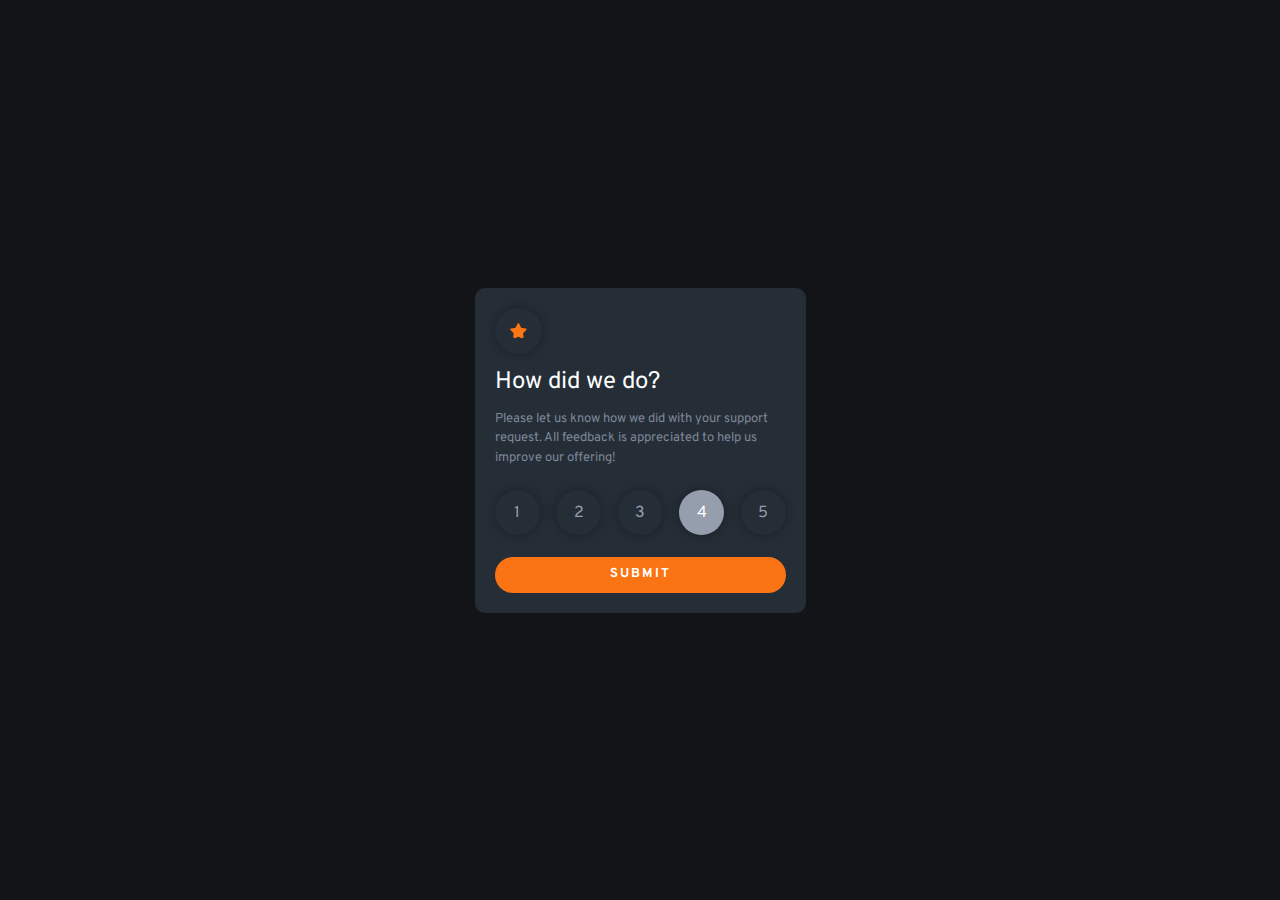
<file: interactive-rating-component-main/index.html>
<!DOCTYPE html>
<html lang="en">
    <head>
        <meta charset="UTF-8" />
        <meta name="viewport" content="width=device-width, initial-scale=1.0" />
        <!-- displays site properly based on user's device -->
        <link rel="icon" type="image/png" sizes="32x32" href="./images/favicon-32x32.png" />
        <link rel="stylesheet" href="assets/css/style.css" />
        <link rel="preconnect" href="https://fonts.googleapis.com" />
        <link rel="preconnect" href="https://fonts.gstatic.com" crossorigin />
        <link
            href="https://fonts.googleapis.com/css2?family=Overpass:wght@400;700&display=swap"
            rel="stylesheet"
        />
        <script src="assets/js/main.js" defer></script>
        <title>Frontend Mentor | Interactive rating component</title>
    </head>
    <body>
        <main>
            <article class="card">
                <div class="Question--card">
                    <img src="images/icon-star.svg" alt="star" class="star" />

                    <h2 class="question--title">How did we do?</h2>

                    <p class="question--text">
                        Please let us know how we did with your support request. All feedback is
                        appreciated to help us improve our offering!
                    </p>

                    <ul class="question--list">
                        <li class="list--item">
                            <a href="#" class="btn--list">1</a>
                        </li>
                        <li class="list--item">
                            <a href="#" class="btn--list">2</a>
                        </li>
                        <li class="list--item">
                            <a href="#" class="btn--list">3</a>
                        </li>
                        <li class="list--item active">
                            <a href="#" class="btn--list">4</a>
                        </li>
                        <li class="list--item">
                            <a href="#" class="btn--list">5</a>
                        </li>
                    </ul>

                    <button class="btn">Submit</button>
                </div>
                <div class="result--card hide">
                    <img
                        src="images/illustration-thank-you.svg"
                        alt="thack-you"
                        class="thank-you"
                    />

                    <div class="result">
                        <p>You selected <span id="numero">4</span> out of 5</p>
                    </div>

                    <h2 class="result--title">Thank you!</h2>
                    <p class="result--text">
                        We appreciate you taking the time to give a rating. If you ever need more
                        support, don't hesitate to get in touch!
                    </p>
                </div>
            </article>
        </main>

        <!-- Rating state start -->
    </body>
</html>
</file>
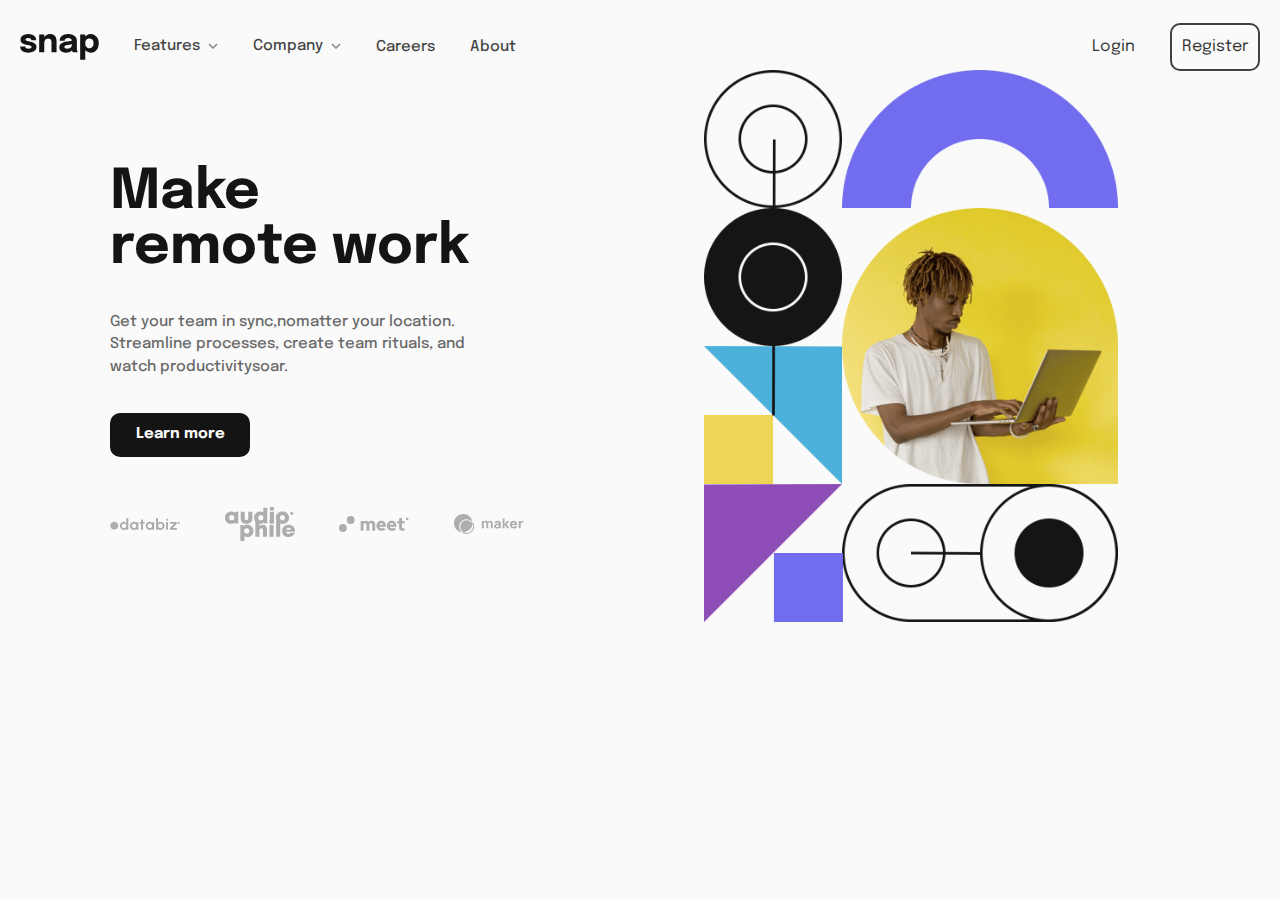
<file: intro-section-with-dropdown-navigation-main/index.html>
<!DOCTYPE html>
<html lang="en">
    <head>
        <meta charset="UTF-8" />
        <meta name="viewport" content="width=device-width, initial-scale=1.0" />
        <!-- displays site properly based on user's device -->
        <link rel="icon" type="image/png" sizes="32x32" href="assets/images/favicon-32x32.png" />
        <title>Frontend Mentor | Intro section with dropdown navigation</title>

        <!-- Feel free to remove these styles or customise in your own stylesheet 👍 -->
        <link rel="stylesheet" href="assets/css/style.css" />
        <link rel="preconnect" href="https://fonts.googleapis.com" />
        <link rel="preconnect" href="https://fonts.gstatic.com" crossorigin />
        <link
            href="https://fonts.googleapis.com/css2?family=Epilogue:wght@500;700&display=swap"
            rel="stylesheet"
        />
        <script src="assets/js/main.js" defer></script>
    </head>
    <body>
        <header class="header">
            <div class="container">
                <a href="#" class="logo">
                    <img src="assets/images/logo.svg" alt="logo" />
                </a>

                <button class="open-btn">
                    <img src="assets/images/icon-menu.svg" alt="open-btn-icon" />
                </button>

                <nav class="navbar">
                    <button class="close-btn">
                        <img src="assets/images/icon-close-menu.svg" alt="close-btn-icon" />
                    </button>

                    <ul class="nav--list">
                        <li class="nav--item">
                            <a href="#" class="nav--link nav--link--modifil" id="Features"
                                >Features <img src="assets/images/icon-arrow-down.svg" alt="" />
                            </a>
                        </li>
                        <li class="nav--item">
                            <div class="drop--down Features">
                                <div class="drop--item">
                                    <img src="assets/images/icon-todo.svg" alt="todo" />
                                    <a href="#" class="drop--link">todo list</a>
                                </div>
                                <div class="drop--item">
                                    <img src="assets/images/icon-calendar.svg" alt="calendar" />
                                    <a href="#" class="drop--link">calendar</a>
                                </div>
                                <div class="drop--item">
                                    <img src="assets/images/icon-reminders.svg" alt="reminders" />
                                    <a href="#" class="drop--link">reminders</a>
                                </div>
                                <div class="drop--item">
                                    <img src="assets/images/icon-planning.svg" alt="planning" />
                                    <a href="#" class="drop--link">planning</a>
                                </div>
                            </div>
                        </li>
                        <li class="nav--item">
                            <a href="#" class="nav--link nav--link--modifil" id="Company"
                                >Company <img src="assets/images/icon-arrow-down.svg" alt=""
                            /></a>
                        </li>
                        <li class="nav--item">
                            <div class="drop--down Company">
                                <div class="drop--item">
                                    <a href="#" class="drop--link"> History </a>
                                </div>
                                <div class="drop--item">
                                    <a href="#" class="drop--link"> Our Team </a>
                                </div>
                                <div class="drop--item">
                                    <a href="#" class="drop--link"> Blog </a>
                                </div>
                            </div>
                        </li>
                        <li class="nav--item">
                            <a href="#" class="nav--link">Careers</a>
                        </li>
                        <li class="nav--item">
                            <a href="#" class="nav--link">About</a>
                        </li>
                    </ul>
                    <div class="box">
                        <button class="btn--logui">Login</button>
                        <button class="btn--register">Register</button>
                    </div>
                </nav>
                <div class="overlay"></div>
            </div>
        </header>

        <section class="hero">
            <div class="container">
                <picture class="banner">
                    <source
                        srcset="
                            /intro-section-with-dropdown-navigation-main/assets/images/image-hero-desktop.png
                        "
                        media="(min-width: 760px)"
                    />
                    <img src="assets/images/image-hero-mobile.png" alt="banner" />
                </picture>

                <div class="content">
                    <h1 class="hero--title">Make remote work</h1>

                    <p class="hero--text">
                        Get your team in sync,nomatter your location. Streamline processes, create
                        team rituals, and watch productivitysoar.
                    </p>

                    <button class="hero--btn">Learn more</button>

                    <div class="marks">
                        <a href="#" class="mark">
                            <img src="assets/images/client-databiz.svg" alt="mark" />
                        </a>
                        <a href="#" class="mark">
                            <img src="assets/images/client-audiophile.svg" alt="mark" />
                        </a>
                        <a href="#" class="mark">
                            <img src="assets/images/client-meet.svg" alt="mark" />
                        </a>
                        <a href="#" class="mark">
                            <img src="assets/images/client-maker.svg" alt="mark" />
                        </a>
                    </div>
                </div>
            </div>
        </section>
    </body>
</html>
</file>
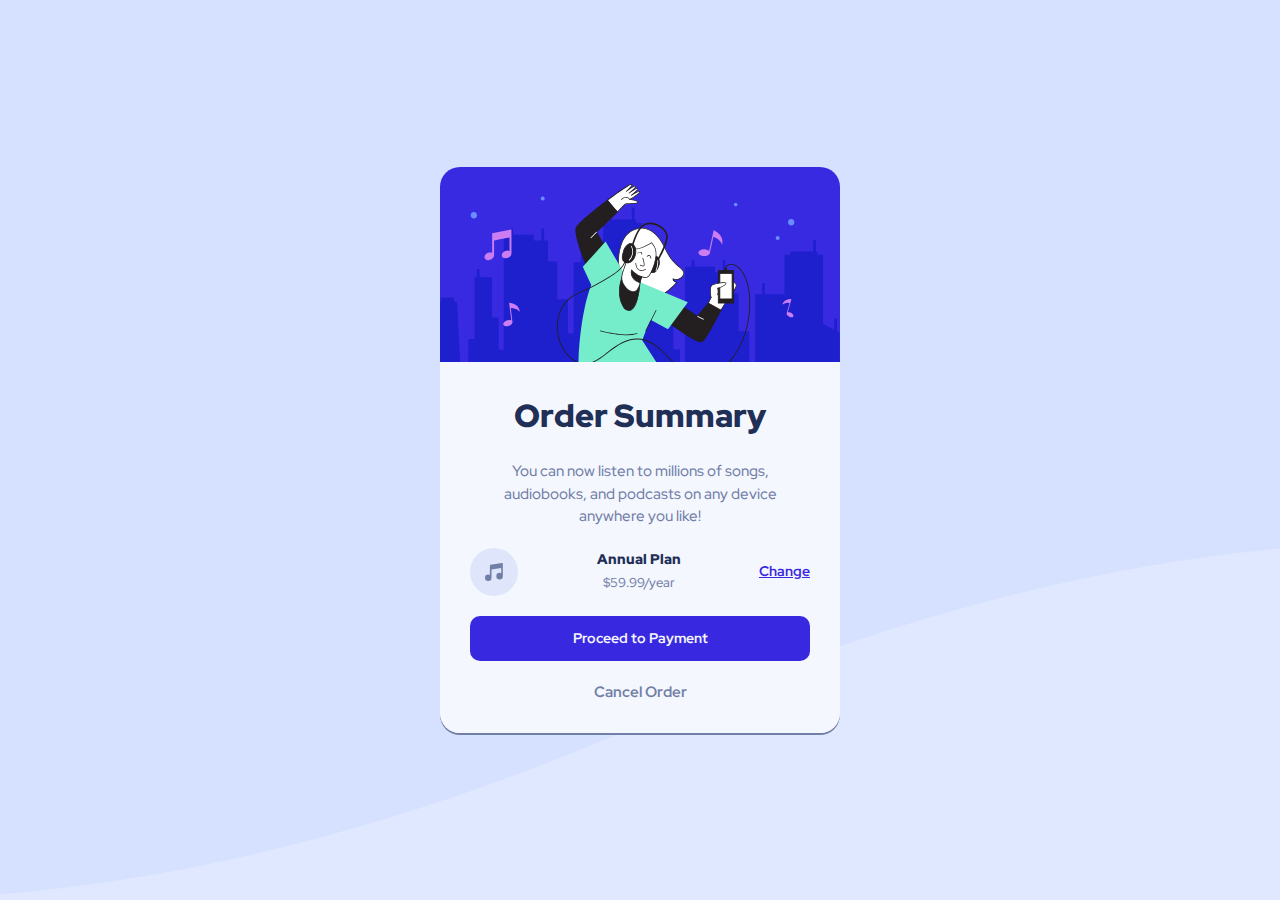
<file: order-summary-component-main/index.html>
<!DOCTYPE html>
<html lang="en">
    <head>
        <meta charset="UTF-8" />
        <meta name="viewport" content="width=device-width, initial-scale=1.0" />
        <!-- displays site properly based on user's device -->

        <link rel="icon" type="image/png" sizes="32x32" href="./images/favicon-32x32.png" />

        <title>Frontend Mentor | Order summary card</title>
        <link rel="stylesheet" href="style.css" />
        <link rel="preconnect" href="https://fonts.googleapis.com" />
        <link rel="preconnect" href="https://fonts.gstatic.com" crossorigin />
        <link
            href="https://fonts.googleapis.com/css2?family=Red+Hat+Display:wght@500;700;900&display=swap"
            rel="stylesheet"
        />
    </head>
    <body>
        <main>
            <article class="card">
                <figure class="card__banner">
                    <img src="images/illustration-hero.svg" alt="" />
                </figure>
                <div class="content__card">
                    <h1 class="title__card">Order Summary</h1>
                    <p class="text__card">
                        You can now listen to millions of songs, audiobooks, and podcasts on any
                        device anywhere you like!
                    </p>
                    <div class="group">
                        <img src="images/icon-music.svg" alt="icon music" />
                        <div>
                            <p class="plan">Annual Plan</p>
                            <span>$59.99/year</span>
                        </div>
                        <a href="#">Change</a>
                    </div>

                    <button class="btn">Proceed to Payment</button>
                    <a href="#" class="link">Cancel Order</a>
                </div>
            </article>
        </main>
    </body>
</html>
</file>
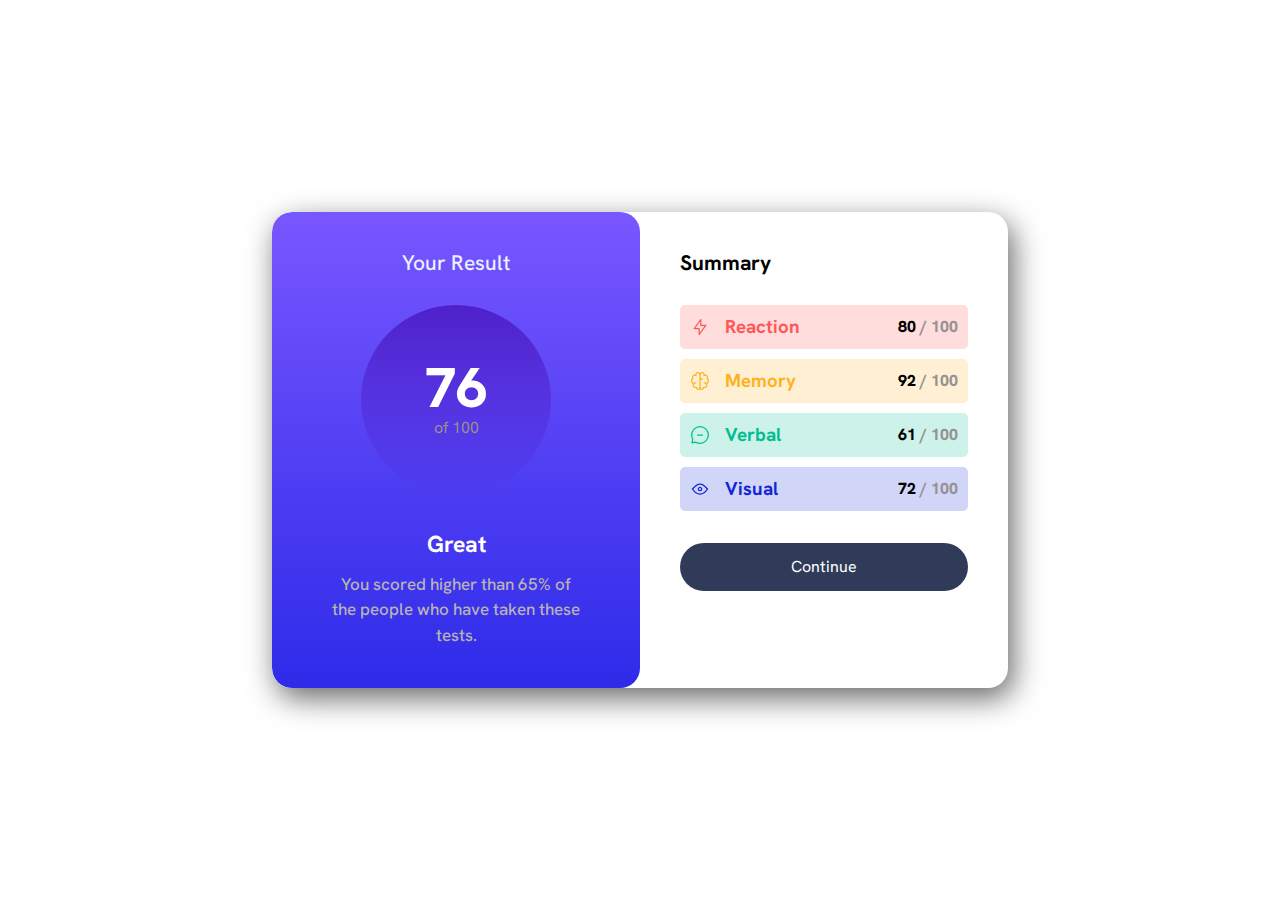
<file: results-summary-component-main/index.html>
<!DOCTYPE html>
<html lang="en">
    <head>
        <meta charset="UTF-8" />
        <meta name="viewport" content="width=device-width, initial-scale=1.0" />
        <!-- displays site properly based on user's device -->

        <link rel="icon" type="image/png" sizes="32x32" href="./assets/images/favicon-32x32.png" />
        <link rel="stylesheet" href="style.css" />

        <title>Frontend Mentor | Results summary component</title>
        <link rel="preconnect" href="https://fonts.googleapis.com" />
        <link rel="preconnect" href="https://fonts.gstatic.com" crossorigin />
        <link
            href="https://fonts.googleapis.com/css2?family=Hanken+Grotesk:wght@500;700;800&display=swap"
            rel="stylesheet"
        />
    </head>
    <body>
        <main>
            <div class="container">
                <div class="results grid-flow" data-spacing="large">
                    <h1 class="section-title result--title">Your Result</h1>
                    <p class="result--score"><span>76</span> of 100</p>
                    <div class="grid-flow">
                        <p class="result-rank">Great</p>
                        <p class="result--descripition">
                            You scored higher than 65% of the people who have taken these tests.
                        </p>
                    </div>
                </div>
                <div class="sumary grid-flow" data-spacing="large">
                    <h2 class="section-title">Summary</h2>

                    <div class="grid-flow">
                        <div class="sumary--item" data-item-type="one">
                            <div class="flex-group">
                                <svg
                                    class="sumary-icon"
                                    xmlns="http://www.w3.org/2000/svg"
                                    width="20"
                                    height="20"
                                    fill="none"
                                    viewBox="0 0 20 20"
                                >
                                    <path
                                        stroke-linecap="round"
                                        stroke-linejoin="round"
                                        stroke-width="1.25"
                                        d="M10.833 8.333V2.5l-6.666 9.167h5V17.5l6.666-9.167h-5Z"
                                    />
                                </svg>
                                <h3 class="sumary--item-title">Reaction</h3>
                            </div>

                            <p class="sumary--score"><span>80</span> / 100</p>
                        </div>
                        <div class="sumary--item" data-item-type="two">
                            <div class="flex-group">
                                <svg
                                    class="sumary-icon"
                                    xmlns="http://www.w3.org/2000/svg"
                                    width="20"
                                    height="20"
                                    fill="none"
                                    viewBox="0 0 20 20"
                                >
                                    <path
                                        stroke-linecap="round"
                                        stroke-linejoin="round"
                                        stroke-width="1.25"
                                        d="M5.833 11.667a2.5 2.5 0 1 0 .834 4.858"
                                    />
                                    <path
                                        stroke-linecap="round"
                                        stroke-linejoin="round"
                                        stroke-width="1.25"
                                        d="M3.553 13.004a3.333 3.333 0 0 1-.728-5.53m.025-.067a2.083 2.083 0 0 1 2.983-2.824m.199.054A2.083 2.083 0 1 1 10 3.75v12.917a1.667 1.667 0 0 1-3.333 0M10 5.833a2.5 2.5 0 0 0 2.5 2.5m1.667 3.334a2.5 2.5 0 1 1-.834 4.858"
                                    />
                                    <path
                                        stroke-linecap="round"
                                        stroke-linejoin="round"
                                        stroke-width="1.25"
                                        d="M16.447 13.004a3.334 3.334 0 0 0 .728-5.53m-.025-.067a2.083 2.083 0 0 0-2.983-2.824M10 3.75a2.085 2.085 0 0 1 2.538-2.033 2.084 2.084 0 0 1 1.43 2.92m-.635 12.03a1.667 1.667 0 0 1-3.333 0"
                                    />
                                </svg>
                                <h3 class="sumary--item-title">Memory</h3>
                            </div>

                            <p class="sumary--score"><span>92</span> / 100</p>
                        </div>
                        <div class="sumary--item" data-item-type="three">
                            <div class="flex-group">
                                <svg
                                    class="sumary-icon"
                                    xmlns="http://www.w3.org/2000/svg"
                                    width="20"
                                    height="20"
                                    fill="none"
                                    viewBox="0 0 20 20"
                                >
                                    <path
                                        stroke-linecap="round"
                                        stroke-linejoin="round"
                                        stroke-width="1.25"
                                        d="M7.5 10h5M10 18.333A8.333 8.333 0 1 0 1.667 10c0 1.518.406 2.942 1.115 4.167l-.699 3.75 3.75-.699A8.295 8.295 0 0 0 10 18.333Z"
                                    />
                                </svg>
                                <h3 class="sumary--item-title">Verbal</h3>
                            </div>

                            <p class="sumary--score"><span>61</span> / 100</p>
                        </div>
                        <div class="sumary--item" data-item-type="for">
                            <div class="flex-group">
                                <svg
                                    class="sumary-icon"
                                    xmlns="http://www.w3.org/2000/svg"
                                    width="20"
                                    height="20"
                                    fill="none"
                                    viewBox="0 0 20 20"
                                >
                                    <path
                                        stroke-linecap="round"
                                        stroke-linejoin="round"
                                        stroke-width="1.25"
                                        d="M10 11.667a1.667 1.667 0 1 0 0-3.334 1.667 1.667 0 0 0 0 3.334Z"
                                    />
                                    <path
                                        stroke-linecap="round"
                                        stroke-linejoin="round"
                                        stroke-width="1.25"
                                        d="M17.5 10c-1.574 2.492-4.402 5-7.5 5s-5.926-2.508-7.5-5C4.416 7.632 6.66 5 10 5s5.584 2.632 7.5 5Z"
                                    />
                                </svg>
                                <h3 class="sumary--item-title">Visual</h3>
                            </div>

                            <p class="sumary--score"><span>72</span> / 100</p>
                        </div>
                    </div>
                    <button class="button">Continue</button>
                </div>
            </div>
        </main>
    </body>
</html>
</file>
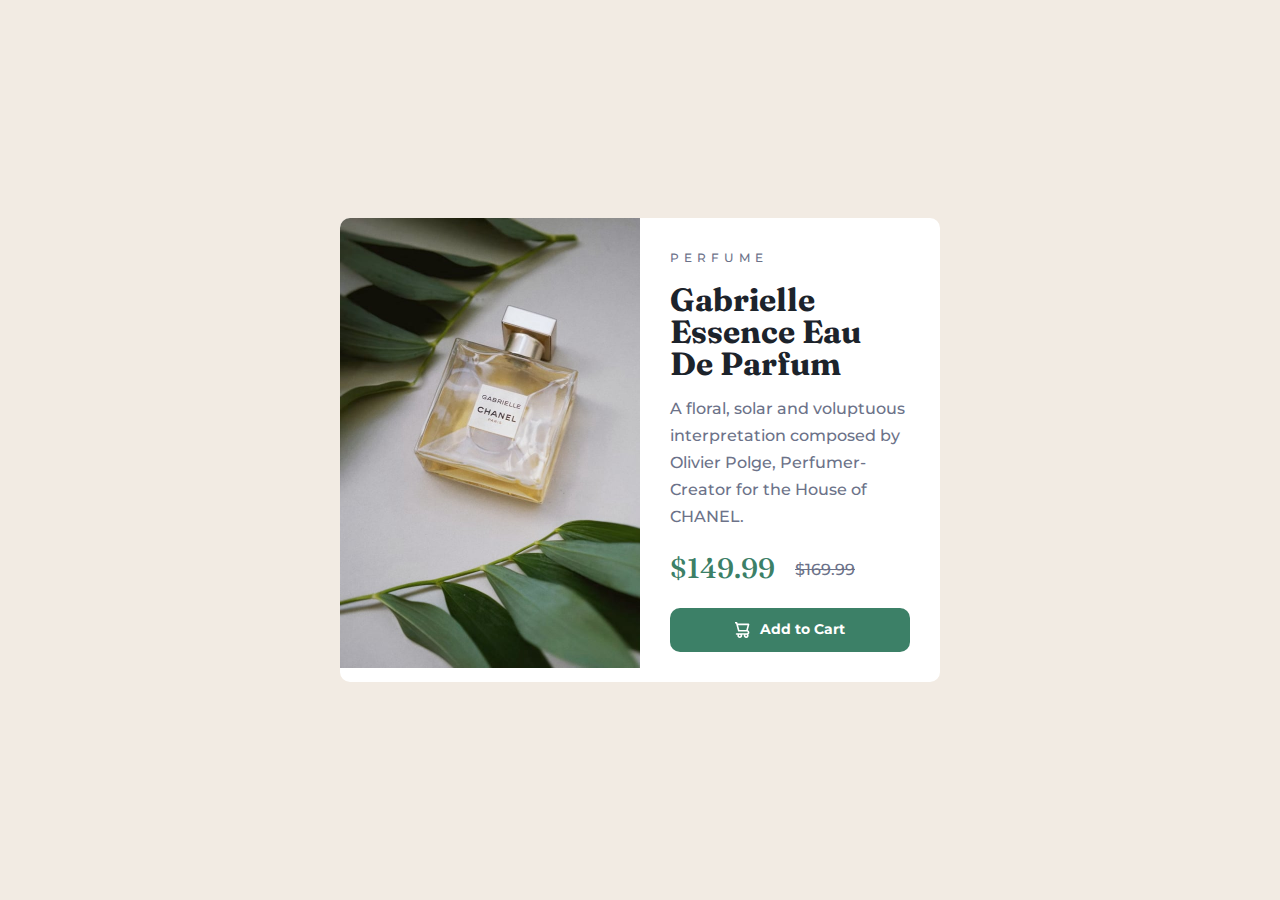
<file: project-product/product-preview-card-component-main/index.html>
<!DOCTYPE html>
<html lang="en">
    <head>
        <meta charset="UTF-8" />
        <meta name="viewport" content="width=device-width, initial-scale=1.0" />
        <!-- displays site properly based on user's device -->
        <meta name="description" content="card perfume" />
        <link rel="icon" type="image/png" sizes="32x32" href="./images/favicon-32x32.png" />

        <title>Frontend Mentor | Product preview card component</title>

        <link rel="stylesheet" href="style.css" />

        <link rel="preconnect" href="https://fonts.googleapis.com" />
        <link rel="preconnect" href="https://fonts.gstatic.com" crossorigin />
        <link
            href="https://fonts.googleapis.com/css2?family=Fraunces:opsz,wght@9..144,700&family=Montserrat:wght@500;700&display=swap"
            rel="stylesheet"
        />
    </head>
    <body>
        <main>
            <article class="product">
                <picture class="product__image">
                    <source
                        srcset="./images/image-product-desktop.jpg"
                        media="(min-width: 600px)"
                    />
                    <img src="images/image-product-mobile.jpg" alt="" />
                </picture>
                <div class="product__content">
                    <p class="product__category">Perfume</p>
                    <h1 class="product__title">Gabrielle Essence Eau De Parfum</h1>
                    <p class="product__descripytion">
                        A floral, solar and voluptuous interpretation composed by Olivier Polge,
                        Perfumer-Creator for the House of CHANEL.
                    </p>
                    <div class="flex-group">
                        <p class="product__price">
                            <span class="sr-only">Current Price</span>
                            $149.99
                        </p>
                        <p class="product__original--price">
                            <span class="sr-only">Original price</span>
                            <s>$169.99</s>
                        </p>
                    </div>
                    <button class="btn" data-icon="shopping-cart">Add to Cart</button>
                </div>
            </article>
        </main>
    </body>
</html>
</file>
<file: interactive-rating-component-main/assets/css/style.css>
:root {
    font-size: 62.5%;

    --primary: hsl(25, 97%, 53%);
    --White: hsl(0, 0%, 100%);
    --Light-Grey: hsl(217, 12%, 63%);
    --Medium--Grey: hsl(216, 12%, 54%);
    --Dark--Blue: hsl(213, 19%, 18%);
    --Dark--b: hsl(208, 20%, 19%);
    --Very--Dark--Blue: hsl(216, 12%, 8%);

    --fs--text: 1.3rem;
    --fw--rg: 400;
    --fw--xl: 700;
}

*,
*::before,
*::after {
    box-sizing: border-box;
}

* {
    margin: 0;
    list-style: none;
    text-decoration: none;
    padding: 0;
}

html,
body {
    height: 100%;
}

body {
    line-height: 1.5;
    -webkit-font-smoothing: antialiased;
    font-size: 1.6rem;
    font-family: 'Overpass', sans-serif;
}

img,
picture,
video,
canvas,
svg {
    display: block;
    max-width: 100%;
}

input,
button,
textarea,
select {
    font: inherit;
}

p,
h1,
h2,
h3,
h4,
h5,
h6 {
    overflow-wrap: break-word;
}

main {
    background-color: var(--Very--Dark--Blue);
    min-height: 100vh;
    display: grid;
    place-items: center;
}

.card {
    background-color: var(--Dark--Blue);
    width: 90%;
    max-width: 33.1rem;
    padding: 2rem;
    border-radius: 1rem;
}

.Question--card {
    width: fit-content;
    display: grid;
    gap: 1rem;
}

.star {
    padding: 1.5rem;
    border-radius: 50%;
    background-color: var(--Dark--Blue);
    box-shadow: 0 0 1.2rem rgba(0, 0, 0, .3);
}

.question--title,
.result--title {
    font-size: 2.4rem;
    font-weight: var(--fw--rg);
    color: var(--White);
}

.question--text {
    font-size: var(--fs--text);
    font-weight: var(--fw--rg);
    color: var(--Medium--Grey);
}

.question--list {
    display: flex;
    align-items: center;
    justify-content: space-between;
}

.list--item {
    width: 4.5rem;
    aspect-ratio: 1;
    border-radius: 50%;
    background-color: var(--Dark--Blue);
    box-shadow: 0 0 1.2rem rgba(0, 0, 0, .3);
    display: flex;
    align-items: center;
    justify-content: center;
    margin-block: 1.2rem;
}

.list--item:is(:hover, :focus) {
    background-color: var(--primary);
}

.list--item:is(:hover, :focus) .btn--list {
    color: var(--White);
}

.btn--list {
    color: var(--Light-Grey);
    display: inline-block;
}

.btn {
    padding-block: .8rem;
    border-radius: 100vh;
    border: none;
    background-color: var(--primary);
    color: var(--White);
    font-size: var(--fs--text);
    font-weight: var(--fw--xl);
    text-transform: uppercase;
    letter-spacing: .2rem;
    cursor: pointer;
}

.btn:is(:hover, :focus) {
    background-color: var(--White);
    color: var(--primary);
}

.active {
    background-color: var(--Light-Grey);
}

.active a {
    color: var(--White);
}

.result--card {
    width: fit-content;
    display: flex;
    flex-direction: column;
    align-items: center;
    gap: 1rem;
}

.result {
    width: fit-content;
    padding: 1.5rem;
    border-radius: 100vh;
    background-color: var(--Dark--b);
    box-shadow: 0 0 1.2rem rgba(0, 0, 0, .1);
}

.result p {
    color: var(--primary);
    font-size: var(--fs--text);
}

.result--text {
    font-size: var(--fs--text);
    font-weight: var(--fw--rg);
    color: var(--Medium--Grey);
    text-align: center;
}

.hide {
    display: none;
}
</file>
<file: intro-section-with-dropdown-navigation-main/assets/css/style.css>
:root {
    font-size: 62.5%;

    --Almost--White: hsl(0, 0%, 98%);
    --Medium---Gray: hsl(0, 0%, 41%);
    --Almost--Black: hsl(0, 0%, 8%);

    --fs--text: 1.5rem;
    --fw--md: 500;
    --fw--xl: 700;
}

*,
*::before,
*::after {
    box-sizing: border-box;
}

* {
    margin: 0;
    list-style: none;
    text-decoration: none;
    padding: 0;
}

html,
body {
    height: 100%;
}

body {
    line-height: 1.5;
    -webkit-font-smoothing: antialiased;
    font-size: 1.6rem;
    font-family: 'Epilogue', sans-serif;
    background-color: var(--Almost--White);
    overflow-x: hidden;
}

img,
picture,
video,
canvas,
svg {
    display: block;
    max-width: 100%;
}

button {
    all: unset;
    box-sizing: border-box;
}

input,
button,
textarea,
select {
    font: inherit;
}

p,
h1,
h2,
h3,
h4,
h5,
h6 {
    overflow-wrap: break-word;
}

.container {
    padding-inline: 2rem;
}

.header {
    position: absolute;
    top: 0;
    left: 0;
    width: 100%;
    padding-block: 2rem;
    z-index: 1;
}

.header .container {
    display: flex;
    align-items: center;
    justify-content: space-between;
}

.open-btn {
    cursor: pointer;
}

.navbar {
    position: absolute;
    top: 0;
    right: -23rem;
    max-width: 23rem;
    width: 100%;
    height: 100vh;
    background-color: var(--Almost--White);
    display: flex;
    flex-direction: column;
    gap: 1rem;
    padding: 2rem;
    z-index: 6;
    transition: all 400ms ease;
}

.navbar.active {
    right: 0;
}

.overlay {
    position: absolute;
    inset: 0;
    width: 100%;
    height: 100vh;
    background-color: rgba(0, 0, 0, .6);
    z-index: 2;
    visibility: hidden;
}

.overlay.active {
    visibility: visible;
}

.close-btn {
    align-self: flex-end;
    cursor: pointer;
}

.nav--item {
    margin-block: 1.5rem;
    cursor: pointer;
}

.nav--link {
    font-size: var(--fs--text);
    font-weight: var(--fw--md);
    color: var(--Almost--Black);
    opacity: 0.8;
}

.nav--link:is(:hover, :focus) {
    opacity: 1;
}

.nav--link--modifil {
    display: flex;
    align-items: center;
    gap: .8rem;
}

.drop--down {
    padding-left: 1.5rem;
}

.drop--item {
    display: flex;
    align-items: center;
    gap: 1.2rem;
    margin-block: 1.5rem;
}

.drop--link {
    font-size: var(--fs--text);
    font-weight: var(--fw--md);
    color: var(--Almost--Black);
    text-transform: capitalize;
    opacity: 0.8;
}

.drop--link:is(:hover, :focus) {
    opacity: 1;
}

.Features,
.Company {
    display: none;
}

.Features.active {
    display: block;
}

.Company.active {
    display: block;
}

.box {
    display: grid;
    gap: 1rem;
    text-align: center;
}

.box button {
    cursor: pointer;
    opacity: 0.8;
}

.box button:is(:hover, :focus) {
    opacity: 1;
}

.btn--register {
    border: 2px solid var(--Almost--Black);
    border-radius: 1rem;
    padding: 1rem;
}

.hero {
    padding-block: 7rem 2rem;
}

.hero .container {
    display: grid;
    gap: 2.5rem;
}

.content {
    text-align: center;
    display: flex;
    flex-direction: column;
}

.hero--title {
    font-size: 3.3rem;
    font-weight: var(--fw--xl);
    color: var(--Almost--Black);
    margin-block: 1.5rem;
    line-height: 1;
}

.hero--text {
    font-size: var(--fs--text);
    font-weight: var(--fw--md);
    color: var(--Medium---Gray);
}

.hero--btn {
    line-height: 2.75;
    width: 12rem;
    background-color: var(--Almost--Black);
    color: var(--Almost--White);
    border-radius: 1rem;
    border: 1px solid transparent;
    font-size: var(--fs--text);
    font-weight: var(--fw--xl);
    cursor: pointer;
    margin-block: 1.5rem 3rem;
    margin-inline: auto;
}

.hero--btn:is(:hover, :focus) {
    background-color: var(--Almost--White);
    color: var(--Almost--Black);
    border-color: var(--Almost--Black);
}

.marks {
    display: flex;
    align-items: center;
    justify-content: space-between;
}

.mark {
    width: 7rem;
}

@media(min-width: 600px) {
    .hero .container {
        max-width: 60rem;
        margin-inline: auto;
    }

    .banner {
        max-width: 80%;
        margin-inline: auto;
        order: 2;
    }

    .content {
        order: 1;
    }

    .banner img {
        height: auto;
        width: 100%;
        object-fit: cover;
    }
}

@media(min-width: 760px) {

    .Features,
    .Company {
        display: none;
        position: absolute;
        background-color: var(--Almost--White);
        border-radius: 1rem;
        box-shadow: .4rem 0 0.2rem rgba(0, 0, 0, .1), -.4rem 0 0.2rem rgba(0, 0, 0, .1);
    }

    .Features {
        top: 4rem;
        padding-inline: 1rem;
        left: 0;
    }

    .Company {
        top: 4rem;
        padding-inline: 1rem;
        left: 15rem;
    }

    .open-btn,
    .close-btn {
        display: none;
    }

    .navbar {
        all: unset;
        display: flex;
        width: 100%;
        justify-content: space-between;
        align-items: center;
    }

    .nav--list {
        display: flex;
        position: relative;
    }

    .nav--link {
        margin-inline-start: 3.5rem;
    }

    .box {
        display: flex;
        gap: 3.5rem;
    }

    .hero .container {
        max-width: 76rem;
        margin-inline: auto;
        grid-template-columns: 1fr 1fr;
    }

    .content {
        text-align: start;
        justify-content: center;
    }

    .hero--btn {
        display: block;
        margin-inline: 0;
        text-align: center;
    }
}

@media(min-width: 980px) {
    .hero .container {
        max-width: 96rem;
        margin-inline: auto;
    }

    .hero--title {
        font-size: 5.5rem;
        max-width: 37rem;
    }

    .hero--text {
        margin-block: 2rem;
        max-width: 40rem;
    }

    .marks {
        margin-top: 2rem;
        width: 80%;
    }
}

@media(min-width: 1180px) {
    .hero .container {
        max-width: 110rem;
    }

    .hero--btn {
        width: 14rem;
    }
}
</file>
<file: order-summary-component-main/style.css>
:root {
    font-size: 62.5%;

    --Pale-blue: hsl(225, 100%, 94%);
    --Bright-blue: hsl(245, 75%, 52%);

    --Very-pale-blue: hsl(225, 100%, 98%);
    --Desaturated-blue: hsl(224, 23%, 55%);
    --Dark-blue: hsl(223, 47%, 23%);

    --fw-regular: 500;
    --fw-bold: 700;
    --fw-extra-bold: 900;

}

*,
*::before,
*::after {
    box-sizing: border-box;
}

* {
    margin: 0;
}

html,
body {
    height: 100%;
}

body {
    line-height: 1.5;
    -webkit-font-smoothing: antialiased;
    font-size: 1.6rem;
    font-family: 'Red Hat Display', sans-serif;
}

img,
picture,
video,
canvas,
svg {
    display: block;
    max-width: 100%;
}

input,
button,
textarea,
select {
    font: inherit;
}

p,
h1,
h2,
h3,
h4,
h5,
h6 {
    overflow-wrap: break-word;
}

main {
    display: flex;
    justify-content: center;
    align-items: center;
    min-height: 100vh;
    background-color: var(--Pale-blue);
    background-image: url(images/pattern-background-desktop.svg);
    background-repeat: no-repeat;
    background-size: cover;
    background-position: center center;
}

.card {
    width: 90%;
    max-width: 32rem;
    overflow: hidden;
    border-radius: 2rem;
    box-shadow: 0 .2rem 0 0 var(--Desaturated-blue);
    display: grid;
}

@media (min-width: 600px) {
    .card {
        max-width: 40rem;
    }
}

.card__banner {
    width: 100%;
}

.card__banner img {
    width: 100%;
}

.content__card {
    display: grid;
    gap: 2rem;
    text-align: center;
    padding: 3rem;
    background-color: var(--Very-pale-blue);
}

.group {
    display: flex;
    align-items: center;
    justify-content: space-between;
}

.title__card {
    font-weight: var(--fw-extra-bold);
    color: var(--Dark-blue);
}

.text__card {
    font-size: 1.5rem;
    font-weight: var(--fw-regular);
    color: var(--Desaturated-blue);
}

.group div .plan {
    font-size: 1.4rem;
    font-weight: var(--fw-extra-bold);
    color: var(--Dark-blue);
}

.group div span {
    font-size: 1.3rem;
    font-weight: var(--fw-regular);
    color: var(--Desaturated-blue);
}

.group a {
    color: var(--Bright-blue);
    font-size: 1.4rem;
    font-weight: var(--fw-bold);
}

.btn {
    padding: 1.2rem 2rem;
    color: var(--Very-pale-blue);
    background-color: var(--Bright-blue);
    font-weight: var(--fw-bold);
    font-size: 1.4rem;
    border: none;
    border-radius: 1rem;
    transition: all 200ms;
    cursor: pointer;
}

.group a:is(:hover, :focus),
.btn:is(:hover, :focus) {
    opacity: .7;
    text-decoration: none;
}

.link {
    font-weight: var(--fw-bold);
    font-size: 1.5rem;
    color: var(--Desaturated-blue);
    text-decoration: none;
}

.link:hover {
    color: var(--Dark-blue);
}
</file>
<file: results-summary-component-main/style.css>
:root {
    font-size: 62.5%;
    /*Primary*/
    --Light-red: hsl(0, 100%, 67%);
    --bg-color-red: hsla(0, 100%, 67%, 0.199);
    --Orangey-yellow: hsl(39, 100%, 56%);
    --bg-color-orange: hsla(39, 100%, 56%, 0.192);
    --gree-teal: hsl(166, 100%, 37%);
    --bg-color-gree: hsla(166, 100%, 37%, 0.199);
    --Cobalt-blue: hsl(234, 85%, 45%);
    --bg-color-blue: hsla(234, 85%, 45%, 0.192);

    /*Gradients*/
    --Light-slate-bluee: hsl(252, 100%, 67%);
    /*(background)*/
    --Light-royal-bluee: hsl(241, 81%, 54%);
    /*(background)*/

    --Gradient-primary: linear-gradient(var(--Light-slate-bluee), var(--Light-royal-bluee));
    --Violet-blue: hsla(256, 72%, 46%, 1);
    /*(circle)*/
    --Persian-blue: hsla(241, 72%, 46%, 0);
    /*(circle)*/

    --Gradient-tramsparent: linear-gradient(var(--Violet-blue), var(--Persian-blue));
    /*Neutral*/
    --White: hsl(0, 0%, 100%);
    --Pale-blue: hsl(221, 100%, 96%);
    --Light-lavender: hsl(241, 100%, 89%);
    --Dark-gray-blue: hsl(224, 30%, 27%);

    --fw-md: 500;
    --fw-bolg: 700;
    --fw-xl-big: 800;

    --fs-400: 1.7rem;
    --fs-500: 1.9rem;
    --fs-600: 2.1rem;
    --fs-700: 2.3rem;
    --fs-800: 2.6rem;
    --fs-900: 5.6rem;
}

*,
*::before,
*::after {
    box-sizing: border-box;
}

* {
    margin: 0;
}

html,
body {
    height: 100%;
}

body {
    line-height: 1.5;
    -webkit-font-smoothing: antialiased;
    font-size: 1.6rem;
    font-family: 'Hanken Grotesk', sans-serif;
}

img,
picture,
video,
canvas,
svg {
    display: block;
    max-width: 100%;
}

input,
button,
textarea,
select {
    font: inherit;
}

p,
h1,
h2,
h3,
h4,
h5,
h6 {
    overflow-wrap: break-word;
}

h1,
h2,
h3 {
    line-height: 1;
}

@media (min-width: 600px) {
    body {
        display: grid;
        place-content: center;
        min-height: 100vh;
    }
}

.flex-group {
    display: flex;
    align-items: center;
    gap: 1.5rem;
    flex-wrap: wrap;
}

.grid-flow {
    display: grid;
    align-content: start;
    gap: 1rem;
}

.grid-flow[data-spacing="large"] {
    gap: 3.2rem;
}

.section-title {
    font-size: var(--fs-600);
    font-weight: var(--fw-bolg);
}

.button {
    color: var(--White);
    background-color: var(--Dark-gray-blue);
    line-height: 1;
    padding: 1.6rem 3.2rem;
    border: 0;
    border-radius: 100vw;
    cursor: pointer;
}

.button:is(:hover, :focus-visible) {
    background: var(--Gradient-primary);
}

.container {
    --padding: 4rem;
    --border-radius: 2rem;
    max-width: 73.6rem;
    display: grid;
}

@media (min-width: 600px) {
    .container {
        margin-inline: 1rem;
        grid-template-columns: 1fr 1fr;
        border-radius: var(--border-radius);
        overflow: hidden;
        box-shadow: .5rem 1rem 3rem rgba(0, 0, 0, .6);
    }
}

.results {
    background: var(--Gradient-primary);
    text-align: center;
    padding: var(--padding) calc(var(--padding) * 1.5);
    border-bottom-left-radius: var(--border-radius);
    border-bottom-right-radius: var(--border-radius);
}

@media (min-width: 600px) {
    .results {
        border-radius: var(--border-radius);
    }
}

.result--title {
    color: var(--Pale-blue);
    font-weight: var(--fw-md);
}

.result--score {
    width: 19rem;
    margin-inline: auto;
    border-radius: 50%;
    aspect-ratio: 1 / 1;
    background: var(--Gradient-tramsparent);
    display: grid;
    place-content: center;
    color: #969292;
}

.result--score span {
    display: block;
    font-size: var(--fs-900);
    font-weight: var(--fw-xl-big);
    color: var(--White);
    line-height: 1;
}

.result-rank {
    font-size: var(--fs-700);
    font-weight: var(--fw-bolg);
    color: var(--White);
}

.result--descripition {
    color: #b8b4b4;
    font-size: var(--fs-400);
    font-weight: var(--fw-md);
}

.sumary {
    padding: var(--padding);
}

.sumary--item {
    display: flex;
    justify-content: space-between;
    align-items: center;
    padding: 1rem;
    border-radius: .5rem;
    background-color: var(--bg);
}

.sumary--item svg {
    stroke: var(--item--color);
}

.sumary--item[data-item-type="one"] {
    --item--color: var(--Light-red);
    --bg: var(--bg-color-red);
}

.sumary--item[data-item-type="two"] {
    --item--color: var(--Orangey-yellow);
    --bg: var(--bg-color-orange);
}

.sumary--item[data-item-type="three"] {
    --item--color: var(--gree-teal);
    --bg: var(--bg-color-gree);
}

.sumary--item[data-item-type="for"] {
    --item--color: var(--Cobalt-blue);
    --bg: var(--bg-color-blue);
}

.sumary--item-title {
    color: var(--item--color);
    font-weight: var(--fw-bolg);
}

.sumary--score {
    font-weight: var(--fw-xl-big);
    color: #969292;
}

.sumary--score span {
    color: black;
}
</file>
<file: project-product/product-preview-card-component-main/style.css>
:root {
    font-size: 62.5%;

    --Dark-cyan: hsl(158, 36%, 37%);
    ---Cream: hsl(30, 38%, 92%);
    --Very-dark-blue: hsl(212, 21%, 14%);
    --Dark-grayish-blue: hsl(228, 12%, 48%);
    --White: hsl(0, 0%, 100%);

    --fs-primary: 'Fraunces', serif;

    --fw-bold-P: 700;

    --fs-secondary: 'Montserrat', sans-serif;

    --fw-regular: 500;
    --fw-bold: 700;
}

*,
*::before,
*::after {
    box-sizing: border-box;
}

* {
    margin: 0;
}

html,
body {
    height: 100%;
}

body {
    line-height: 1.7;
    -webkit-font-smoothing: antialiased;
    font-size: 1.6rem;
}

img,
picture,
video,
canvas,
svg {
    display: block;
    max-width: 100%;
}

input,
button,
textarea,
select {
    font: inherit;
}

p,
h1,
h2,
h3,
h4,
h5,
h6 {
    overflow-wrap: break-word;
}

h1,
h2,
h3 {
    line-height: 1;
}

/*start css genericy*/

body {
    background-color: var(---Cream);
    font-family: var(--fs-secondary);
    font-weight: var(--fw-regular);
    color: var(--Dark-grayish-blue);

    display: grid;
    place-content: center;
    padding: 1rem;
}

.sr-only:not(:focus):not(:active) {
    clip: rect(0 0 0 0);
    clip-path: inset(50%);
    height: 1px;
    overflow: hidden;
    position: absolute;
    white-space: nowrap;
    width: 1px;
}

.flex-group {
    display: flex;
    align-items: center;
    gap: 2rem;
    flex-wrap: wrap;
}

.btn {
    cursor: pointer;
    border: none;
    padding: 1rem 2.4rem;
    background-color: var(--Dark-cyan);
    color: var(--White);
    border-radius: 1rem;
    display: inline-flex;
    align-items: center;
    justify-content: center;
    gap: 1rem;
    font-weight: var(--fw-bold);
    font-size: 1.4rem;
    transition: .3s;
}

.btn:is(:hover, :focus) {
    background-color: hsl(158, 52%, 16%);
}

.btn[data-icon="shopping-cart"]::before {
    content: "";
    background-image: url(images/icon-cart.svg);
    width: 15px;
    height: 16px;
}

/*start css genericy*/

.product {
    --content-padding: 2.4rem;
    --content-spacing: 1.5rem;
    border-radius: 1rem;
    overflow: hidden;
    max-width: 60rem;
    background-color: #fff;
    display: grid;
}

@media(min-width: 600px) {
    .product {
        --content-padding: 3rem;
        grid-template-columns: 1fr 1fr;
    }
}

.product__content {
    padding: var(--content-padding);
    display: grid;
    gap: var(--content-spacing);
}

.product__category {
    text-transform: uppercase;
    letter-spacing: .5rem;
    font-size: 1.2rem;
}

.product__title {
    font-family: var(--fs-primary);
    color: var(--Very-dark-blue);
    font-size: 3.2rem;
}

.product__price {
    font-family: var(--fs-primary);
    font-size: 2.8rem;
    color: var(--Dark-cyan);
}
</file>
